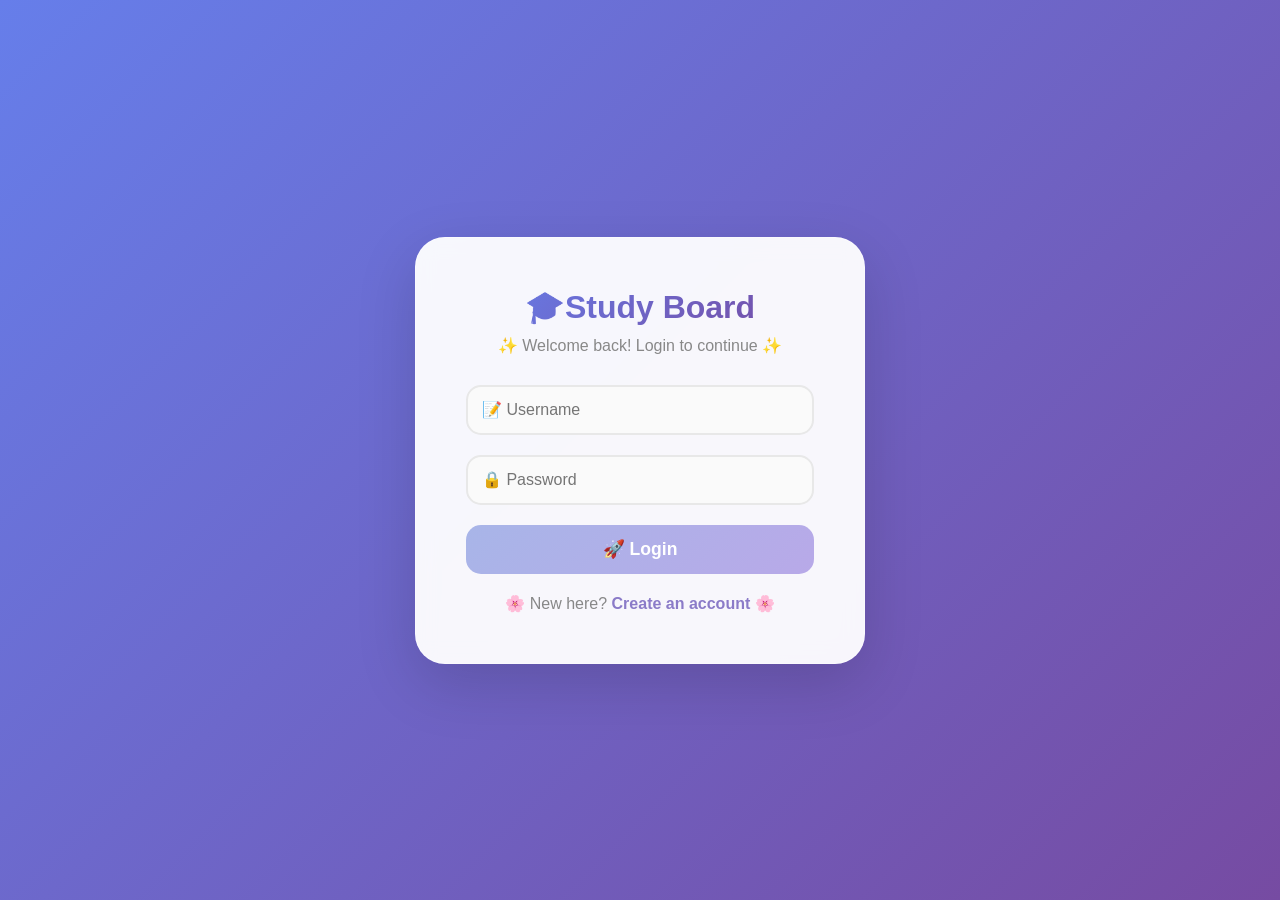
<file: index.html>
<!DOCTYPE html>
<html lang="en">
<head>
    <meta charset="UTF-8">
    <meta name="viewport" content="width=device-width, initial-scale=1.0">
    <title>Login - Smart Student Hub</title>
    <link rel="stylesheet" href="style.css">
</head>
<body>
    <div class="auth-container">
        <div class="auth-box">
            <h1>🎓Study Board </h1>
            <p class="subtitle">✨ Welcome back! Login to continue ✨</p>
            
            <div id="errorMessage" class="error-message"></div>
            
            <input type="text" id="loginUsername" class="auth-input" placeholder="📝 Username" autocomplete="off">
            <input type="password" id="loginPassword" class="auth-input" placeholder="🔒 Password">
            <button class="auth-btn" onclick="login()">🚀 Login</button>
            
            <p class="auth-link">🌸 New here? <a href="register.html">Create an account</a> 🌸</p>
        </div>
    </div>

    <script src="auth.js"></script>
    <script>
        if (localStorage.getItem('currentUser')) {
            window.location.href = 'dashboard.html';
        }

        function login() {
            const username = document.getElementById('loginUsername').value.trim();
            const password = document.getElementById('loginPassword').value;
            const errorDiv = document.getElementById('errorMessage');
            
            const users = JSON.parse(localStorage.getItem('users')) || {};
            
            if (users[username] && users[username].password === password) {
                localStorage.setItem('currentUser', username);
                window.location.href = 'dashboard.html';
            } else {
                errorDiv.style.display = 'block';
                errorDiv.textContent = '❌ Invalid username or password!';
                setTimeout(() => {
                    errorDiv.style.display = 'none';
                }, 3000);
            }
        }

        document.getElementById('loginPassword').addEventListener('keypress', function(e) {
            if (e.key === 'Enter') login();
        });
    </script>
</body>
</html>
</file>
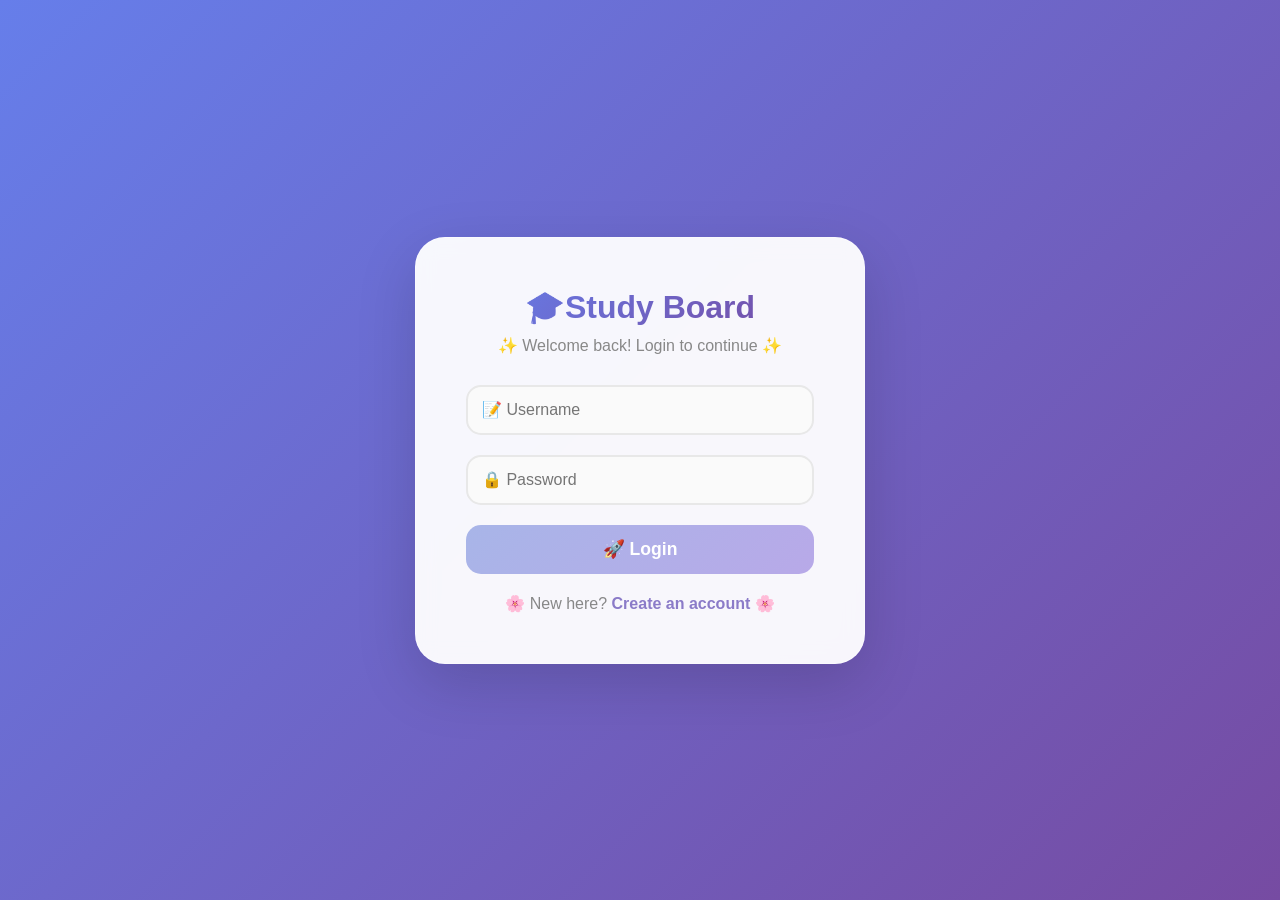
<file: dashboard.html>
<!DOCTYPE html>
<html lang="en">
<head>
    <meta charset="UTF-8">
    <meta name="viewport" content="width=device-width, initial-scale=1.0">
    <title>Dashboard - Smart Student Hub</title>
    <link rel="stylesheet" href="style.css">
</head>
<body>
    <nav class="navbar">
        <div class="nav-container">
            <div class="nav-header">
                <a href="dashboard.html" class="logo">🎓 Smart<span style="-webkit-text-fill-color: #b89fe0;">Hub</span></a>
                <div class="menu-toggle" onclick="toggleMenu()">☰</div>
            </div>
            <ul class="nav-menu" id="navMenu">
                <li><a href="dashboard.html" class="active">🏠 Home</a></li>
                <li><a href="tasks.html">✅ Tasks</a></li>
                <li><a href="grades.html">📊 Grades</a></li>
                <li><a href="timer.html">⏱️ Timer</a></li>
                <li><a href="notes.html">📝 Notes</a></li>
                <li><a href="links.html">🔗 Links</a></li>
                <li class="user-info">
                    <span class="user-name" id="userNameDisplay"></span>
                    <a href="#" onclick="logout()" class="logout-btn">🚪 Logout</a>
                </li>
            </ul>
        </div>
    </nav>

    <div class="container">
        <div class="page-header">
            <h1>🌸 Welcome back, <span id="welcomeName"></span>! 🎯</h1>
            <p>Your peaceful study companion for academic success ✨</p>
        </div>

        <div class="dashboard-grid">
            <a href="tasks.html" class="dashboard-card">
                <div class="emoji">✅</div>
                <h3>Task Manager</h3>
                <p>Organize assignments & stay on top of deadlines</p>
            </a>

            <a href="grades.html" class="dashboard-card">
                <div class="emoji">📊</div>
                <h3>Grade Calculator</h3>
                <p>Calculate weighted grades & track progress</p>
            </a>

            <a href="timer.html" class="dashboard-card">
                <div class="emoji">⏱️</div>
                <h3>Study Timer</h3>
                <p>Pomodoro technique to boost productivity</p>
            </a>

            <a href="notes.html" class="dashboard-card">
                <div class="emoji">📝</div>
                <h3>Quick Notes</h3>
                <p>Capture ideas & lecture notes instantly</p>
            </a>

            <a href="links.html" class="dashboard-card">
                <div class="emoji">🔗</div>
                <h3>Resource Library</h3>
                <p>Save important websites & study materials</p>
            </a>

            <div class="dashboard-card">
                <div class="emoji">💡</div>
                <h3>Study Tips</h3>
                <p>✨ Set specific goals<br>✨ Take regular breaks<br>✨ Review daily</p>
            </div>
        </div>
    </div>

    <script src="auth.js"></script>
    <script>
        checkAuth();
        
        const currentUser = localStorage.getItem('currentUser');
        const users = JSON.parse(localStorage.getItem('users')) || {};
        
        if (users[currentUser]) {
            document.getElementById('welcomeName').innerHTML = users[currentUser].fullname.split(' ')[0];
            document.getElementById('userNameDisplay').innerHTML = `👤 ${users[currentUser].fullname}`;
        }

        function toggleMenu() {
            document.getElementById('navMenu').classList.toggle('active');
        }
    </script>
</body>
</html>
</file>
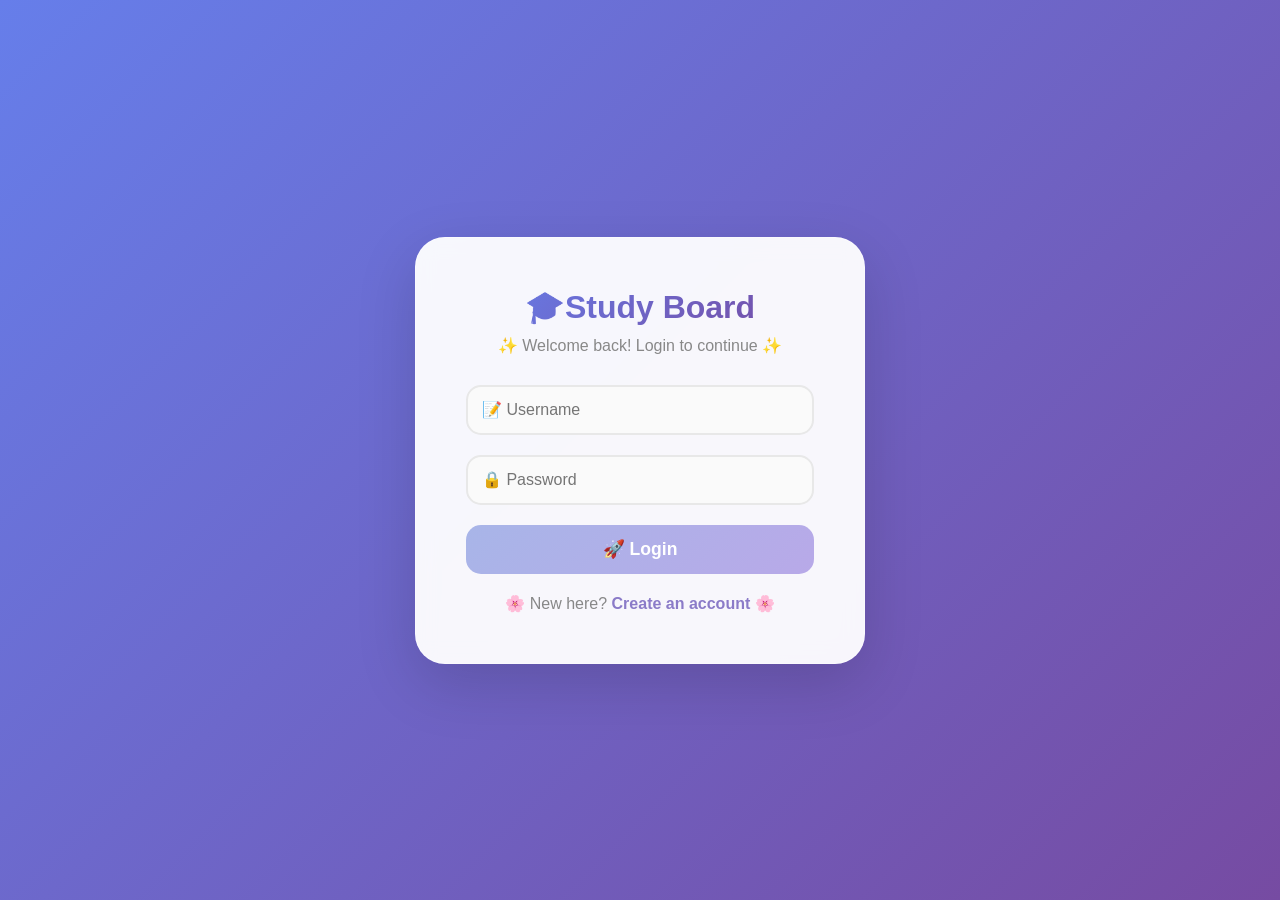
<file: grades.html>
<!DOCTYPE html>
<html lang="en">
<head>
    <meta charset="UTF-8">
    <meta name="viewport" content="width=device-width, initial-scale=1.0">
    <title>Grades - Smart Student Hub</title>
    <link rel="stylesheet" href="style.css">
</head>
<body>
    <nav class="navbar">
        <div class="nav-container">
            <div class="nav-header">
                <a href="dashboard.html" class="logo">🎓 Smart<span style="-webkit-text-fill-color: #b89fe0;">Hub</span></a>
                <div class="menu-toggle" onclick="toggleMenu()">☰</div>
            </div>
            <ul class="nav-menu" id="navMenu">
                <li><a href="dashboard.html">🏠 Home</a></li>
                <li><a href="tasks.html">✅ Tasks</a></li>
                <li><a href="grades.html" class="active">📊 Grades</a></li>
                <li><a href="timer.html">⏱️ Timer</a></li>
                <li><a href="notes.html">📝 Notes</a></li>
                <li><a href="links.html">🔗 Links</a></li>
                <li class="user-info">
                    <span class="user-name" id="userNameDisplay"></span>
                    <a href="#" onclick="logout()" class="logout-btn">🚪 Logout</a>
                </li>
            </ul>
        </div>
    </nav>

    <div class="container">
        <div class="page-header">
            <h1>📊 Grade Calculator</h1>
            <p>Track your progress and achieve your goals! 🎯</p>
        </div>

        <div class="card">
            <h2>➕ Add Assignment/Exam</h2>
            <div class="grade-input">
                <input type="number" id="gradeValue" placeholder="Grade (0-100) 📝" step="any">
                <input type="number" id="gradeWeight" placeholder="Weight (%) ⚖️" step="any">
                <button onclick="addGrade()">➕ Add Grade</button>
            </div>
        </div>

        <div class="card">
            <h2>📚 Your Grades</h2>
            <div class="grade-list" id="gradeList"></div>
            <button onclick="calculateFinalGrade()" style="width:100%; margin-bottom:10px;">✨ Calculate Final Grade ✨</button>
            <button onclick="clearGrades()" style="width:100%; background:#ffd4d4; color:#e74c3c;">🗑️ Clear All Grades</button>
            <div class="grade-result" id="gradeResult">🌸 Add some grades to see your progress! 🌸</div>
        </div>
    </div>

    <script src="auth.js"></script>
    <script>
        checkAuth();
        
        const currentUser = localStorage.getItem('currentUser');
        const users = JSON.parse(localStorage.getItem('users')) || {};
        if (users[currentUser]) {
            document.getElementById('userNameDisplay').innerHTML = `👤 ${users[currentUser].fullname}`;
        }
        
        let grades = JSON.parse(localStorage.getItem(`${currentUser}_grades`)) || [];

        function renderGrades() {
            const gradeList = document.getElementById('gradeList');
            gradeList.innerHTML = '';
            if (grades.length === 0) {
                gradeList.innerHTML = '<div style="text-align:center; color:#999; padding:20px;">🌸 No grades added yet. Add your first grade! 🌸</div>';
                return;
            }
            grades.forEach((grade, index) => {
                const div = document.createElement('div');
                div.className = 'grade-item';
                div.innerHTML = `
                    <span>📊 Score: ${grade.value}% (Weight: ${grade.weight}%)</span>
                    <button onclick="removeGrade(${index})" style="background:#ffd4d4; color:#e74c3c; border:none; padding:5px 15px; border-radius:8px; cursor:pointer;">✖ Remove</button>
                `;
                gradeList.appendChild(div);
            });
            localStorage.setItem(`${currentUser}_grades`, JSON.stringify(grades));
        }

        function addGrade() {
            const value = parseFloat(document.getElementById('gradeValue').value);
            const weight = parseFloat(document.getElementById('gradeWeight').value);
            if (isNaN(value) || isNaN(weight) || value < 0 || value > 100 || weight <= 0) {
                alert('⚠️ Please enter valid grade (0-100) and positive weight (%)');
                return;
            }
            grades.push({ value: value, weight: weight });
            document.getElementById('gradeValue').value = '';
            document.getElementById('gradeWeight').value = '';
            renderGrades();
        }

        function removeGrade(index) {
            grades.splice(index, 1);
            renderGrades();
        }

        function calculateFinalGrade() {
            if (grades.length === 0) {
                document.getElementById('gradeResult').innerHTML = '⚠️ No grades added yet!';
                return;
            }
            let totalWeight = 0;
            let weightedSum = 0;
            for (let grade of grades) {
                totalWeight += grade.weight;
                weightedSum += (grade.value * grade.weight) / 100;
            }
            if (totalWeight === 0) {
                document.getElementById('gradeResult').innerHTML = '⚠️ Total weight cannot be zero.';
                return;
            }
            const finalGrade = (weightedSum / totalWeight) * 100;
            let letter = '';
            let emoji = '';
            if (finalGrade >= 90) { letter = 'A+'; emoji = '🌟 Excellent!'; }
            else if (finalGrade >= 80) { letter = 'A'; emoji = '🎉 Great job!'; }
            else if (finalGrade >= 70) { letter = 'B'; emoji = '👍 Good work!'; }
            else if (finalGrade >= 60) { letter = 'C'; emoji = '📚 Keep going!'; }
            else if (finalGrade >= 50) { letter = 'D'; emoji = '💪 Need improvement'; }
            else { letter = 'F'; emoji = '🌱 Keep working hard!'; }
            
            document.getElementById('gradeResult').innerHTML = `
                📈 <strong>Final Grade: ${finalGrade.toFixed(2)}% (${letter})</strong><br>
                ${emoji}<br>
                📊 Based on ${totalWeight}% of total weight
            `;
        }

        function clearGrades() {
            grades = [];
            renderGrades();
            document.getElementById('gradeResult').innerHTML = '🌸 Grades cleared. Add new ones! 🌸';
        }

        function toggleMenu() {
            document.getElementById('navMenu').classList.toggle('active');
        }

        renderGrades();
    </script>
</body>
</html>
</file>
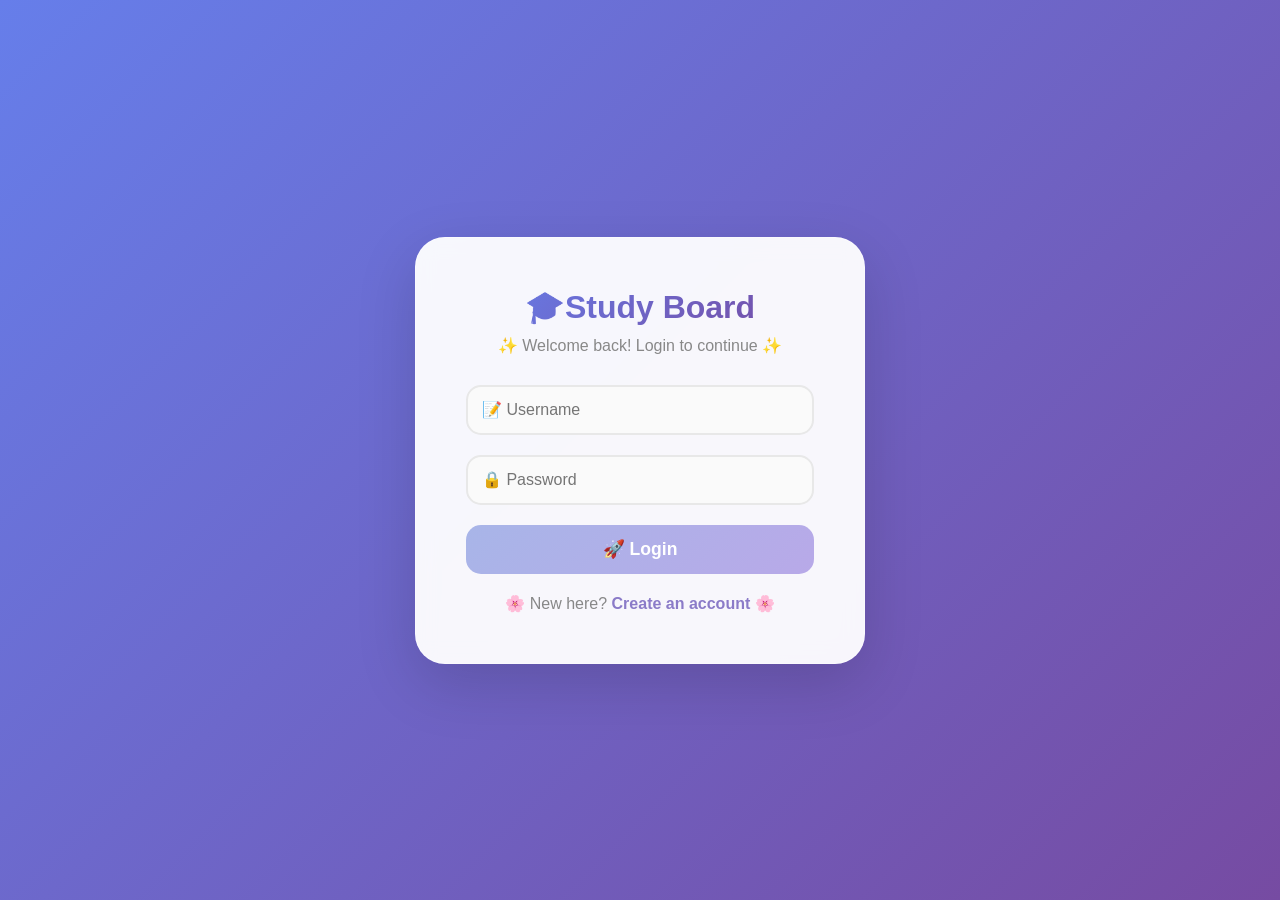
<file: links.html>
<!DOCTYPE html>
<html lang="en">
<head>
    <meta charset="UTF-8">
    <meta name="viewport" content="width=device-width, initial-scale=1.0">
    <title>Links - Smart Student Hub</title>
    <link rel="stylesheet" href="style.css">
</head>
<body>
    <nav class="navbar">
        <div class="nav-container">
            <div class="nav-header">
                <a href="dashboard.html" class="logo">🎓 Smart<span style="-webkit-text-fill-color: #b89fe0;">Hub</span></a>
                <div class="menu-toggle" onclick="toggleMenu()">☰</div>
            </div>
            <ul class="nav-menu" id="navMenu">
                <li><a href="dashboard.html">🏠 Home</a></li>
                <li><a href="tasks.html">✅ Tasks</a></li>
                <li><a href="grades.html">📊 Grades</a></li>
                <li><a href="timer.html">⏱️ Timer</a></li>
                <li><a href="notes.html">📝 Notes</a></li>
                <li><a href="links.html" class="active">🔗 Links</a></li>
                <li class="user-info">
                    <span class="user-name" id="userNameDisplay"></span>
                    <a href="#" onclick="logout()" class="logout-btn">🚪 Logout</a>
                </li>
            </ul>
        </div>
    </nav>

    <div class="container">
        <div class="page-header">
            <h1>🔗 Resource Library</h1>
            <p>Your favorite study resources, all in one place 📚</p>
        </div>

        <div class="card">
            <h2>⭐ Saved Links</h2>
            <div class="links-list" id="linksList"></div>
            <div class="link-input-group">
                <input type="text" id="newLinkName" placeholder="📚 Site name (e.g., Khan Academy)">
                <input type="text" id="newLinkUrl" placeholder="🔗 URL (e.g., khanacademy.org)">
                <button onclick="addLink()">➕ Add Link</button>
            </div>
        </div>

        <div class="card">
            <h2>🎓 Recommended Resources</h2>
            <ul style="margin-left: 20px; color: #777; line-height: 1.8;">
                <li>📚 Khan Academy - Free courses</li>
                <li>📚 Coursera - Online learning</li>
                <li>📚 Google Scholar - Research papers</li>
                <li>📚 Quizlet - Flashcards</li>
                <li>📚 Grammarly - Writing assistant</li>
                <li>📚 Duolingo - Language learning</li>
            </ul>
        </div>
    </div>

    <script src="auth.js"></script>
    <script>
        checkAuth();
        
        const currentUser = localStorage.getItem('currentUser');
        const users = JSON.parse(localStorage.getItem('users')) || {};
        if (users[currentUser]) {
            document.getElementById('userNameDisplay').innerHTML = `👤 ${users[currentUser].fullname}`;
        }
        
        let links = JSON.parse(localStorage.getItem(`${currentUser}_usefulLinks`)) || [];

        function renderLinks() {
            const linksContainer = document.getElementById('linksList');
            linksContainer.innerHTML = '';
            if (links.length === 0) {
                linksContainer.innerHTML = '<div style="text-align:center; color:#999; padding:20px;">🌸 No saved links yet. Add your first resource! 🌸</div>';
                return;
            }
            links.forEach((link, index) => {
                const div = document.createElement('div');
                div.className = 'link-item';
                div.innerHTML = `
                    <a href="${escapeHtml(link.url)}" target="_blank">🔗 ${escapeHtml(link.name)}</a>
                    <button onclick="deleteLink(${index})" style="background:#ffd4d4; color:#e74c3c; border:none; padding:5px 15px; border-radius:8px; cursor:pointer;">🗑️ Delete</button>
                `;
                linksContainer.appendChild(div);
            });
            localStorage.setItem(`${currentUser}_usefulLinks`, JSON.stringify(links));
        }

        function addLink() {
            const name = document.getElementById('newLinkName').value.trim();
            let url = document.getElementById('newLinkUrl').value.trim();
            if (!name || !url) {
                alert('⚠️ Please enter both site name and URL');
                return;
            }
            if (!url.startsWith('http://') && !url.startsWith('https://')) {
                url = 'https://' + url;
            }
            links.push({ name: name, url: url });
            document.getElementById('newLinkName').value = '';
            document.getElementById('newLinkUrl').value = '';
            renderLinks();
        }

        function deleteLink(index) {
            links.splice(index, 1);
            renderLinks();
        }

        function escapeHtml(str) {
            const div = document.createElement('div');
            div.appendChild(document.createTextNode(str));
            return div.innerHTML;
        }

        function toggleMenu() {
            document.getElementById('navMenu').classList.toggle('active');
        }

        renderLinks();
    </script>
</body>
</html>
</file>
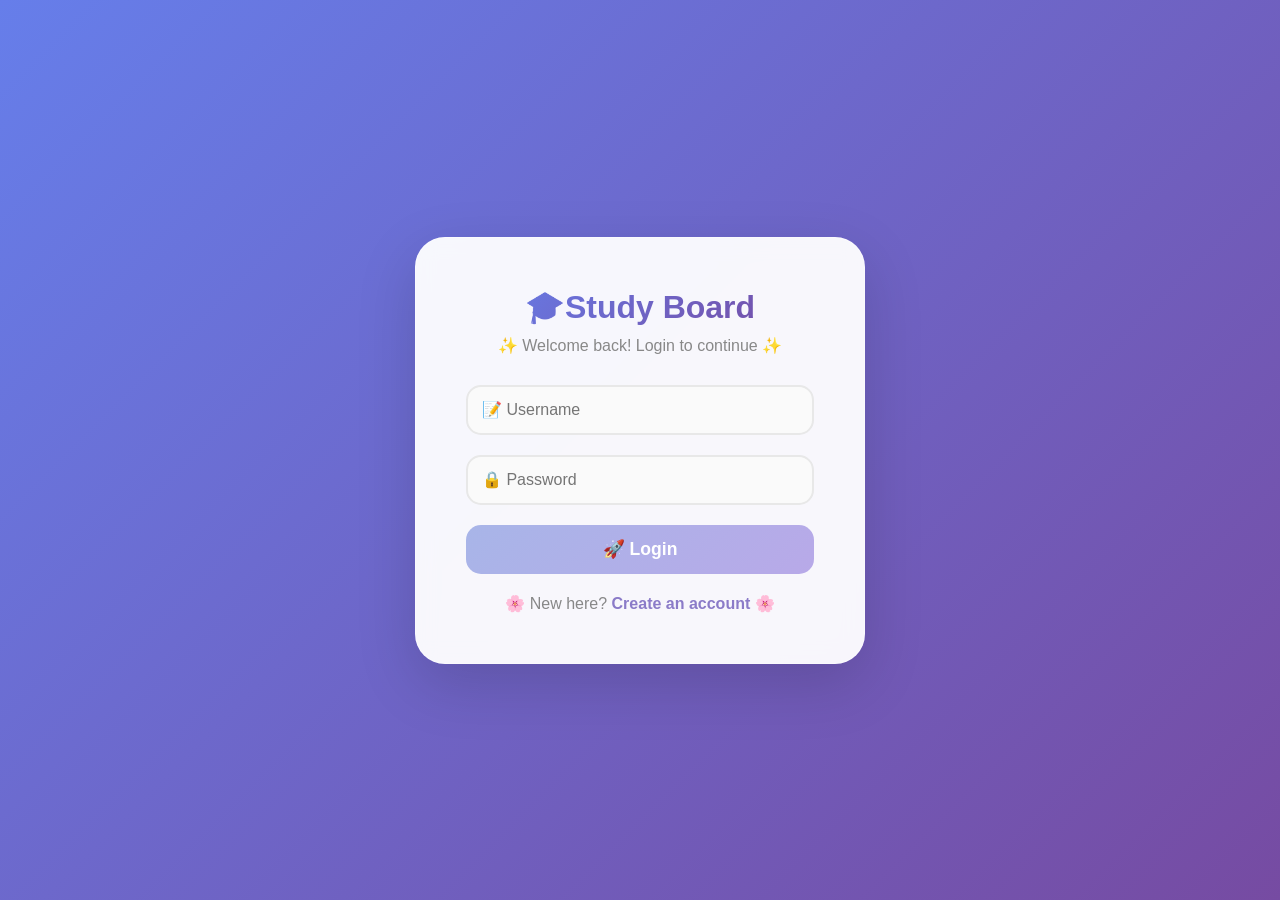
<file: notes.html>
<!DOCTYPE html>
<html lang="en">
<head>
    <meta charset="UTF-8">
    <meta name="viewport" content="width=device-width, initial-scale=1.0">
    <title>Notes - Smart Student Hub</title>
    <link rel="stylesheet" href="style.css">
</head>
<body>
    <nav class="navbar">
        <div class="nav-container">
            <div class="nav-header">
                <a href="dashboard.html" class="logo">🎓 Smart<span style="-webkit-text-fill-color: #b89fe0;">Hub</span></a>
                <div class="menu-toggle" onclick="toggleMenu()">☰</div>
            </div>
            <ul class="nav-menu" id="navMenu">
                <li><a href="dashboard.html">🏠 Home</a></li>
                <li><a href="tasks.html">✅ Tasks</a></li>
                <li><a href="grades.html">📊 Grades</a></li>
                <li><a href="timer.html">⏱️ Timer</a></li>
                <li><a href="notes.html" class="active">📝 Notes</a></li>
                <li><a href="links.html">🔗 Links</a></li>
                <li class="user-info">
                    <span class="user-name" id="userNameDisplay"></span>
                    <a href="#" onclick="logout()" class="logout-btn">🚪 Logout</a>
                </li>
            </ul>
        </div>
    </nav>

    <div class="container">
        <div class="page-header">
            <h1>📝Study Notes</h1>
            <p>Your notes save automatically! ✨</p>
        </div>

        <div class="card">
            <textarea id="notesArea" style="width:100%; min-height:400px; padding:15px; border-radius:15px; border:2px solid #e0e0e0; font-size:16px;"></textarea>
            <p style="margin-top:10px; color:#51cf66; text-align:center;">💾 Notes save automatically as you type!</p>
        </div>
    </div>

    <script src="auth.js"></script>
    <script>
        checkAuth();
        
        const currentUser = localStorage.getItem('currentUser');
        const users = JSON.parse(localStorage.getItem('users')) || {};
        
        if (users[currentUser]) {
            document.getElementById('userNameDisplay').innerHTML = `👤 ${users[currentUser].fullname}`;
        }
        
        const textarea = document.getElementById('notesArea');
        <!DOCTYPE html>
<html lang="en">
<head>
    <meta charset="UTF-8">
    <meta name="viewport" content="width=device-width, initial-scale=1.0">
    <title>Notes - Smart Student Hub</title>
    <link rel="stylesheet" href="style.css">
</head>
<body>
    <nav class="navbar">
        <div class="nav-container">
            <div class="nav-header">
                <a href="dashboard.html" class="logo">🎓 Smart<span style="-webkit-text-fill-color: #b89fe0;">Hub</span></a>
                <div class="menu-toggle" onclick="toggleMenu()">☰</div>
            </div>
            <ul class="nav-menu" id="navMenu">
                <li><a href="dashboard.html">🏠 Home</a></li>
                <li><a href="tasks.html">✅ Tasks</a></li>
                <li><a href="grades.html">📊 Grades</a></li>
                <li><a href="timer.html">⏱️ Timer</a></li>
                <li><a href="notes.html" class="active">📝 Notes</a></li>
                <li><a href="links.html">🔗 Links</a></li>
                <li class="user-info">
                    <span class="user-name" id="userNameDisplay"></span>
                    <a href="#" onclick="logout()" class="logout-btn">🚪 Logout</a>
                </li>
            </ul>
        </div>
    </nav>

    <div class="container">
        <div class="page-header">
            <h1>📝 Quick Notes</h1>
            <p>Your ideas, safely stored ✨</p>
        </div>

        <div class="card">
            <textarea class="notes-area" id="notesArea" placeholder="📝 Write your notes here... 

Examples:
• Lecture notes
• Study reminders
• Assignment ideas
• Important formulas
• To-do lists

🌸 Your notes save automatically! 🌸"></textarea>
        </div>

        <div class="card">
            <h2>📌 Note-taking Tips</h2>
            <ul style="margin-left: 20px; color: #777; line-height: 1.8;">
                <li>✨ Use bullet points for clarity</li>
                <li>✨ Highlight key concepts</li>
                <li>✨ Review notes within 24 hours</li>
                <li>✨ Summarize in your own words</li>
                <li>✨ Add emojis to make notes fun! 🎨</li>
            </ul>
        </div>
    </div>

    <script src="auth.js"></script>
    <script>
        checkAuth();
        
        const currentUser = localStorage.getItem('currentUser');
        const users = JSON.parse(localStorage.getItem('users')) || {};
        if (users[currentUser]) {
            document.getElementById('userNameDisplay').innerHTML = `👤 ${users[currentUser].fullname}`;
        }
        
        function loadNotes() {
            const savedNotes = localStorage.getItem(`${currentUser}_studentNotes`);
            if (savedNotes) {
                document.getElementById('notesArea').value = savedNotes;
            }
            document.getElementById('notesArea').addEventListener('input', function() {
                localStorage.setItem(`${currentUser}_studentNotes`, this.value);
            });
        }

        function toggleMenu() {
            document.getElementById('navMenu').classList.toggle('active');
        }

        loadNotes();
    </script>
</body>
</html>
        // Load saved notes
        const savedNotes = localStorage.getItem(`${currentUser}_notes`);
        if (savedNotes) {
            textarea.value = savedNotes;
        } else {
            textarea.value = "📚 NM Project Notes\nDeadline: 24 April 2026\n\n• Complete documentation\n• Working demo\n• Presentation slides";
        }
        
        // Auto-save on input
        textarea.addEventListener('input', function() {
            localStorage.setItem(`${currentUser}_notes`, textarea.value);
        });
        
        function toggleMenu() {
            document.getElementById('navMenu').classList.toggle('active');
        }
    </script>
</body>
</html>
</file>
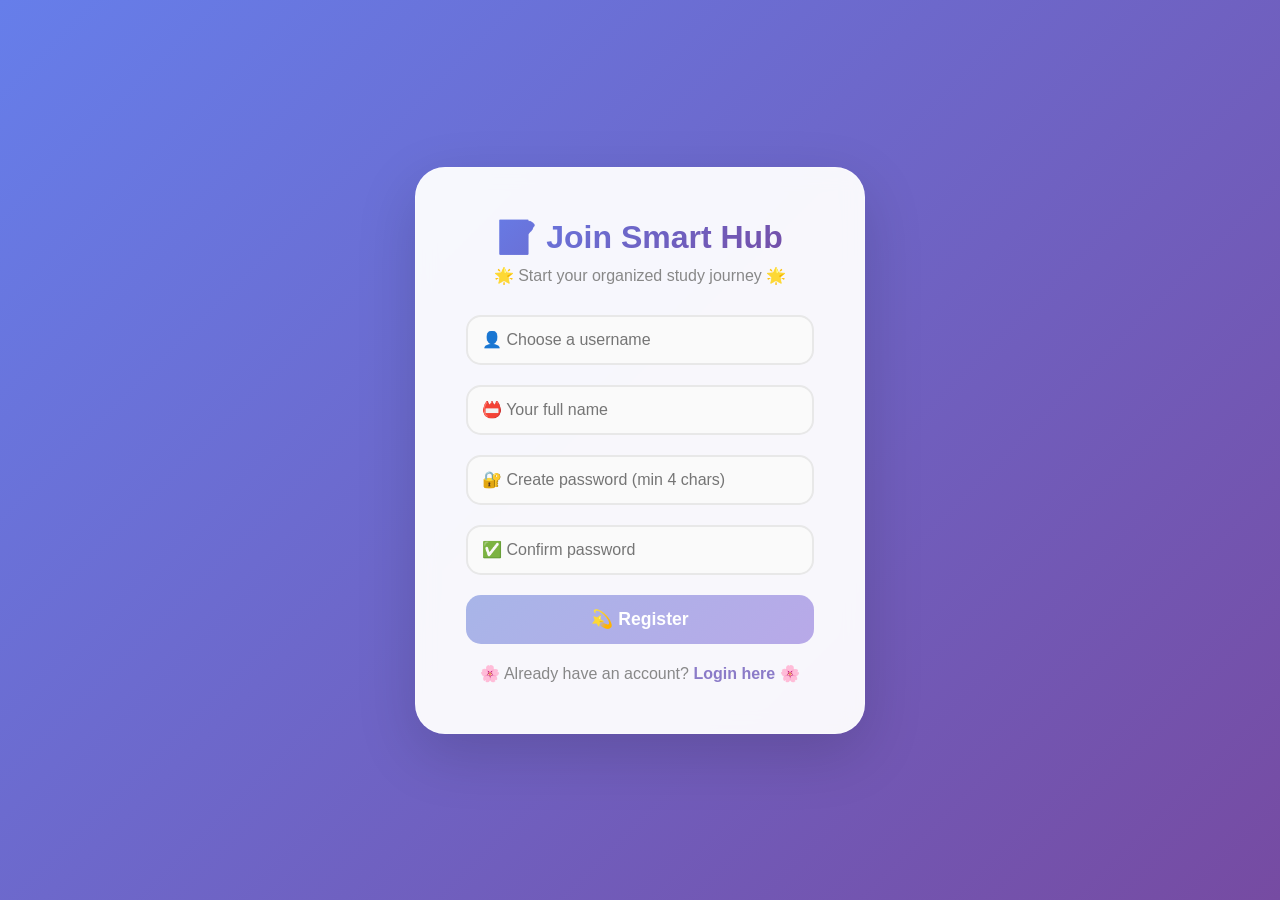
<file: register.html>
<!DOCTYPE html>
<html lang="en">
<head>
    <meta charset="UTF-8">
    <meta name="viewport" content="width=device-width, initial-scale=1.0">
    <title>Register - Smart Student Hub</title>
    <link rel="stylesheet" href="style.css">
</head>
<body>
    <div class="auth-container">
        <div class="auth-box">
            <h1>📝 Join Smart Hub</h1>
            <p class="subtitle">🌟 Start your organized study journey 🌟</p>
            
            <div id="errorMessage" class="error-message"></div>
            <div id="successMessage" class="success-message"></div>
            
            <input type="text" id="regUsername" class="auth-input" placeholder="👤 Choose a username" autocomplete="off">
            <input type="text" id="regFullname" class="auth-input" placeholder="📛 Your full name">
            <input type="password" id="regPassword" class="auth-input" placeholder="🔐 Create password (min 4 chars)">
            <input type="password" id="regConfirmPassword" class="auth-input" placeholder="✅ Confirm password">
            <button class="auth-btn" onclick="register()">💫 Register</button>
            
            <p class="auth-link">🌸 Already have an account? <a href="index.html">Login here</a> 🌸</p>
        </div>
    </div>

    <script src="auth.js"></script>
    <script>
        if (localStorage.getItem('currentUser')) {
            window.location.href = 'dashboard.html';
        }

        function register() {
            const username = document.getElementById('regUsername').value.trim();
            const fullname = document.getElementById('regFullname').value.trim();
            const password = document.getElementById('regPassword').value;
            const confirmPassword = document.getElementById('regConfirmPassword').value;
            const errorDiv = document.getElementById('errorMessage');
            const successDiv = document.getElementById('successMessage');
            
            if (!username || !fullname || !password) {
                errorDiv.style.display = 'block';
                errorDiv.textContent = '⚠️ Please fill in all fields!';
                setTimeout(() => errorDiv.style.display = 'none', 3000);
                return;
            }
            
            if (password !== confirmPassword) {
                errorDiv.style.display = 'block';
                errorDiv.textContent = '❌ Passwords do not match!';
                setTimeout(() => errorDiv.style.display = 'none', 3000);
                return;
            }
            
            if (password.length < 4) {
                errorDiv.style.display = 'block';
                errorDiv.textContent = '⚠️ Password must be at least 4 characters!';
                setTimeout(() => errorDiv.style.display = 'none', 3000);
                return;
            }
            
            const users = JSON.parse(localStorage.getItem('users')) || {};
            
            if (users[username]) {
                errorDiv.style.display = 'block';
                errorDiv.textContent = '❌ Username already exists! Please choose another.';
                setTimeout(() => errorDiv.style.display = 'none', 3000);
                return;
            }
            
            users[username] = {
                password: password,
                fullname: fullname,
                joined: new Date().toISOString()
            };
            
            localStorage.setItem('users', JSON.stringify(users));
            
            successDiv.style.display = 'block';
            successDiv.textContent = '✅ Registration successful! Redirecting to login...';
            
            setTimeout(() => {
                window.location.href = 'index.html';
            }, 2000);
        }
    </script>
</body>
</html>
</file>
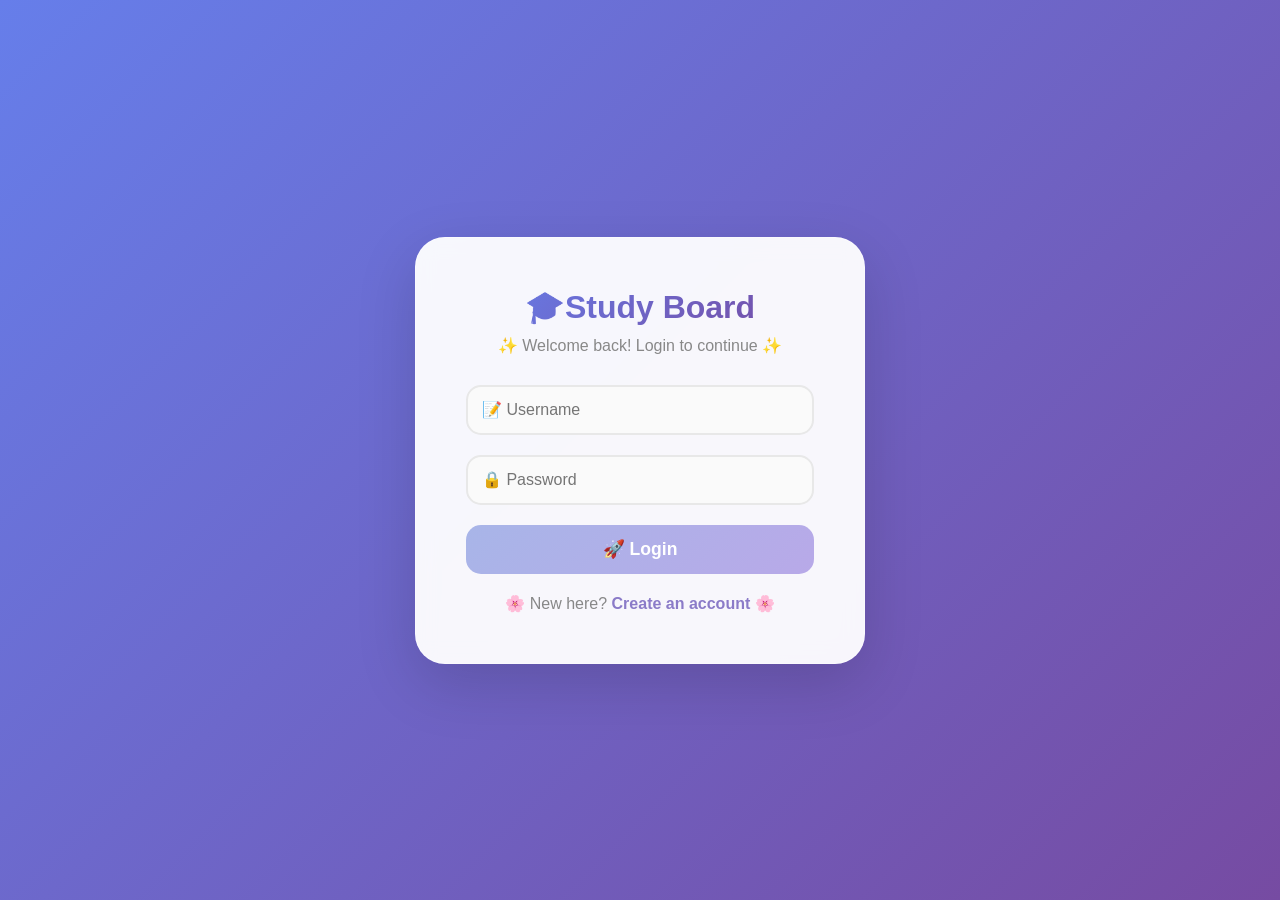
<file: tasks.html>
<!DOCTYPE html>
<html lang="en">
<head>
    <meta charset="UTF-8">
    <meta name="viewport" content="width=device-width, initial-scale=1.0">
    <title>Tasks - Smart Student Hub</title>
    <link rel="stylesheet" href="style.css">
</head>
<body>
    <nav class="navbar">
        <div class="nav-container">
            <div class="nav-header">
                <a href="dashboard.html" class="logo">🎓 Smart<span style="-webkit-text-fill-color: #b89fe0;">Hub</span></a>
                <div class="menu-toggle" onclick="toggleMenu()">☰</div>
            </div>
            <ul class="nav-menu" id="navMenu">
                <li><a href="dashboard.html">🏠 Home</a></li>
                <li><a href="tasks.html" class="active">✅ Tasks</a></li>
                <li><a href="grades.html">📊 Grades</a></li>
                <li><a href="timer.html">⏱️ Timer</a></li>
                <li><a href="notes.html">📝 Notes</a></li>
                <li><a href="links.html">🔗 Links</a></li>
                <li class="user-info">
                    <span class="user-name" id="userNameDisplay"></span>
                    <a href="#" onclick="logout()" class="logout-btn">🚪 Logout</a>
                </li>
            </ul>
        </div>
    </nav>

    <div class="container">
        <div class="page-header">
            <h1>✅ Task Manager</h1>
            <p>Stay organized and crush your goals! 🎯</p>
        </div>

        <div class="card">
            <h2>✨ Add New Task</h2>
            <div class="task-input-area">
                <input type="text" id="taskInput" placeholder="What do you need to do? 📝" onkeypress="if(event.key==='Enter') addTask()">
                <button onclick="addTask()">➕ Add Task</button>
            </div>
        </div>

        <div class="card">
            <h2>📋 Your Tasks</h2>
            <ul class="task-list" id="taskList"></ul>
        </div>
    </div>

    <script src="auth.js"></script>
    <script>
        checkAuth();
        
        const currentUser = localStorage.getItem('currentUser');
        const users = JSON.parse(localStorage.getItem('users')) || {};
        if (users[currentUser]) {
            document.getElementById('userNameDisplay').innerHTML = `👤 ${users[currentUser].fullname}`;
        }
        
        let tasks = JSON.parse(localStorage.getItem(`${currentUser}_tasks`)) || [];

        function renderTasks() {
            const taskList = document.getElementById('taskList');
            taskList.innerHTML = '';
            if (tasks.length === 0) {
                taskList.innerHTML = '<li style="text-align:center; color:#999;">🌸 No tasks yet. Add your first task above! 🌸</li>';
                return;
            }
            tasks.forEach((task, index) => {
                const li = document.createElement('li');
                li.className = task.completed ? 'completed' : '';
                li.innerHTML = `
                    <span class="task-text" onclick="toggleTask(${index})">${task.completed ? '✅ ' : '◻️ '}${escapeHtml(task.text)}</span>
                    <button class="delete-btn" onclick="deleteTask(${index})">🗑️ Delete</button>
                `;
                taskList.appendChild(li);
            });
            localStorage.setItem(`${currentUser}_tasks`, JSON.stringify(tasks));
        }

        function addTask() {
            const input = document.getElementById('taskInput');
            const text = input.value.trim();
            if (text) {
                tasks.push({ text: text, completed: false });
                input.value = '';
                renderTasks();
            }
        }

        function toggleTask(index) {
            tasks[index].completed = !tasks[index].completed;
            renderTasks();
        }

        function deleteTask(index) {
            tasks.splice(index, 1);
            renderTasks();
        }

        function escapeHtml(str) {
            const div = document.createElement('div');
            div.appendChild(document.createTextNode(str));
            return div.innerHTML;
        }

        function toggleMenu() {
            document.getElementById('navMenu').classList.toggle('active');
        }

        renderTasks();
    </script>
</body>
</html>
</file>
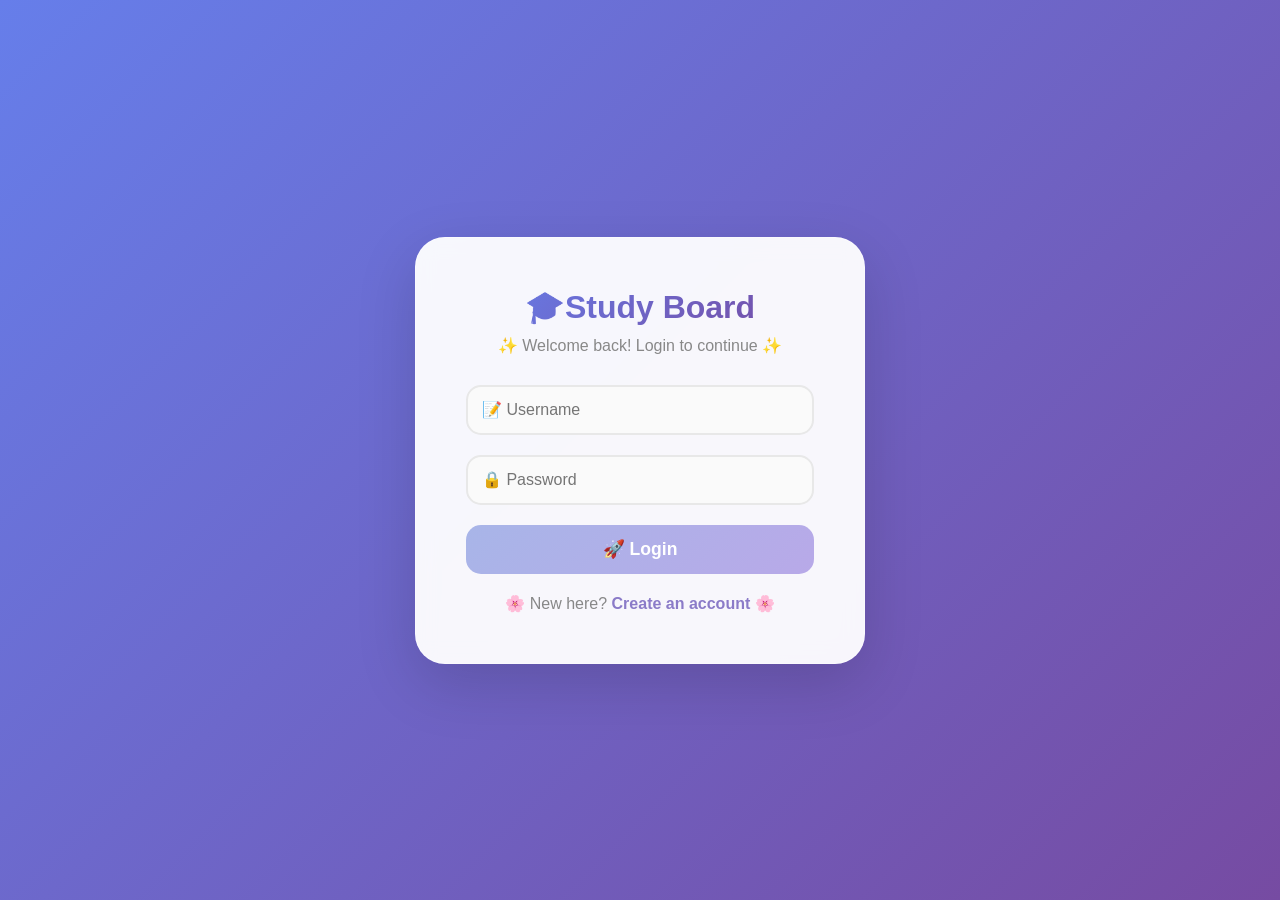
<file: timer.html>
<!DOCTYPE html>
<html lang="en">
<head>
    <meta charset="UTF-8">
    <meta name="viewport" content="width=device-width, initial-scale=1.0">
    <title>Timer - Smart Student Hub</title>
    <link rel="stylesheet" href="style.css">
</head>
<body>
    <nav class="navbar">
        <div class="nav-container">
            <div class="nav-header">
                <a href="dashboard.html" class="logo">🎓 Smart<span style="-webkit-text-fill-color: #b89fe0;">Hub</span></a>
                <div class="menu-toggle" onclick="toggleMenu()">☰</div>
            </div>
            <ul class="nav-menu" id="navMenu">
                <li><a href="dashboard.html">🏠 Home</a></li>
                <li><a href="tasks.html">✅ Tasks</a></li>
                <li><a href="grades.html">📊 Grades</a></li>
                <li><a href="timer.html" class="active">⏱️ Timer</a></li>
                <li><a href="notes.html">📝 Notes</a></li>
                <li><a href="links.html">🔗 Links</a></li>
                <li class="user-info">
                    <span class="user-name" id="userNameDisplay"></span>
                    <a href="#" onclick="logout()" class="logout-btn">🚪 Logout</a>
                </li>
            </ul>
        </div>
    </nav>

    <div class="container">
        <div class="page-header">
            <h1>⏱️ Study Timer</h1>
            <p>Focus, study, succeed! 🎯</p>
        </div>

        <div class="card">
            <div class="timer-display" id="timerDisplay">25:00</div>
            <div class="timer-controls">
                <button onclick="startTimer()">▶ Start</button>
                <button onclick="pauseTimer()">⏸ Pause</button>
                <button onclick="resetTimer()">🔄 Reset</button>
            </div>
            <div class="timer-presets">
                <button class="preset-btn" onclick="setTimerPreset(25)">📚 25 min (Study)</button>
                <button class="preset-btn" onclick="setTimerPreset(5)">☕ 5 min (Break)</button>
                <button class="preset-btn" onclick="setTimerPreset(15)">🎯 15 min (Quick)</button>
                <button class="preset-btn" onclick="setTimerPreset(50)">💪 50 min (Deep Work)</button>
            </div>
        </div>

        <div class="card">
            <h2>💡 Study Tips</h2>
            <ul style="margin-left: 20px; color: #777; line-height: 1.8;">
                <li>🌸 Study for 25 minutes, then take a 5-minute break</li>
                <li>🌸 After 4 study sessions, take a longer 15-30 minute break</li>
                <li>🌸 Remove distractions during focus time</li>
                <li>🌸 Stay hydrated and stretch during breaks</li>
                <li>🌸 Use this timer with the Pomodoro Technique!</li>
            </ul>
        </div>
    </div>

    <script src="auth.js"></script>
    <script>
        checkAuth();
        
        const currentUser = localStorage.getItem('currentUser');
        const users = JSON.parse(localStorage.getItem('users')) || {};
        if (users[currentUser]) {
            document.getElementById('userNameDisplay').innerHTML = `👤 ${users[currentUser].fullname}`;
        }
        
        let timerInterval;
        let timerSeconds = 25 * 60;
        let isRunning = false;

        function updateTimerDisplay() {
            const minutes = Math.floor(timerSeconds / 60);
            const seconds = timerSeconds % 60;
            document.getElementById('timerDisplay').innerText = `${minutes.toString().padStart(2, '0')}:${seconds.toString().padStart(2, '0')}`;
        }

        function startTimer() {
            if (isRunning) return;
            isRunning = true;
            timerInterval = setInterval(() => {
                if (timerSeconds > 0) {
                    timerSeconds--;
                    updateTimerDisplay();
                } else {
                    clearInterval(timerInterval);
                    isRunning = false;
                    alert('🎉 Time is up! Great job studying! Take a well-deserved break. 🌸');
                }
            }, 1000);
        }

        function pauseTimer() {
            clearInterval(timerInterval);
            isRunning = false;
        }

        function resetTimer() {
            clearInterval(timerInterval);
            isRunning = false;
            setTimerPreset(25);
        }

        function setTimerPreset(minutes) {
            timerSeconds = minutes * 60;
            updateTimerDisplay();
            if (isRunning) {
                clearInterval(timerInterval);
                isRunning = false;
            }
        }

        function toggleMenu() {
            document.getElementById('navMenu').classList.toggle('active');
        }

        updateTimerDisplay();
    </script>
</body>
</html>
</file>
<file: style.css>
* {
    margin: 0;
    padding: 0;
    box-sizing: border-box;
    font-family: 'Segoe UI', Tahoma, Geneva, Verdana, sans-serif;
}

body {
    background: linear-gradient(135deg, #f5f7fa 0%, #c3cfe2 100%);
    min-height: 100vh;
}

/* Auth Container */
.auth-container {
    min-height: 100vh;
    display: flex;
    align-items: center;
    justify-content: center;
    padding: 20px;
    background: linear-gradient(135deg, #667eea 0%, #764ba2 100%);
}

.auth-box {
    background: rgba(255, 255, 255, 0.95);
    backdrop-filter: blur(10px);
    border-radius: 30px;
    padding: 50px;
    width: 100%;
    max-width: 450px;
    box-shadow: 0 20px 60px rgba(0,0,0,0.15);
    border: 1px solid rgba(255,255,255,0.3);
}

.auth-box h1 {
    background: linear-gradient(135deg, #667eea, #764ba2);
    -webkit-background-clip: text;
    -webkit-text-fill-color: transparent;
    text-align: center;
    margin-bottom: 10px;
    font-size: 2rem;
}

.auth-box .subtitle {
    text-align: center;
    color: #888;
    margin-bottom: 30px;
}

.auth-input {
    width: 100%;
    padding: 14px;
    margin-bottom: 20px;
    border: 2px solid #e8e8e8;
    border-radius: 15px;
    font-size: 1rem;
    transition: all 0.3s;
    background: #fafafa;
}

.auth-input:focus {
    outline: none;
    border-color: #a8b5e8;
    background: white;
    box-shadow: 0 0 0 3px rgba(102, 126, 234, 0.1);
}

.auth-btn {
    width: 100%;
    background: linear-gradient(135deg, #a8b5e8, #b8a9e8);
    color: white;
    padding: 14px;
    border: none;
    border-radius: 15px;
    font-size: 1.1rem;
    cursor: pointer;
    margin-bottom: 20px;
    transition: transform 0.2s;
    font-weight: 600;
}

.auth-btn:hover {
    transform: translateY(-2px);
    background: linear-gradient(135deg, #95a5e0, #aa98e0);
}

.auth-link {
    text-align: center;
    color: #888;
}

.auth-link a {
    color: #8b7bc8;
    text-decoration: none;
    font-weight: 600;
}

.error-message {
    background: #ffe0e0;
    color: #e74c3c;
    padding: 12px;
    border-radius: 12px;
    margin-bottom: 20px;
    text-align: center;
    display: none;
    border-left: 4px solid #e74c3c;
}

.success-message {
    background: #e0ffe4;
    color: #27ae60;
    padding: 12px;
    border-radius: 12px;
    margin-bottom: 20px;
    text-align: center;
    display: none;
    border-left: 4px solid #27ae60;
}

/* Navigation Bar */
.navbar {
    background: rgba(255, 255, 255, 0.95);
    backdrop-filter: blur(10px);
    box-shadow: 0 4px 20px rgba(0,0,0,0.08);
    position: sticky;
    top: 0;
    z-index: 1000;
}

.nav-container {
    max-width: 1200px;
    margin: 0 auto;
    padding: 0 20px;
}

.nav-header {
    display: flex;
    justify-content: space-between;
    align-items: center;
    padding: 15px 0;
}

.logo {
    font-size: 1.5rem;
    font-weight: bold;
    background: linear-gradient(135deg, #8b9fe0, #b89fe0);
    -webkit-background-clip: text;
    -webkit-text-fill-color: transparent;
    text-decoration: none;
}

.nav-menu {
    display: flex;
    list-style: none;
    gap: 5px;
    align-items: center;
}

.nav-menu li a {
    padding: 10px 20px;
    text-decoration: none;
    color: #555;
    border-radius: 12px;
    transition: all 0.3s;
    display: block;
    font-weight: 500;
}

.nav-menu li a:hover {
    background: #f0f0f8;
    color: #8b7bc8;
}

.nav-menu li a.active {
    background: linear-gradient(135deg, #e8ebf8, #f0e8f8);
    color: #8b7bc8;
    font-weight: 600;
}

.user-info {
    display: flex;
    align-items: center;
    gap: 15px;
    margin-left: 20px;
    padding-left: 20px;
    border-left: 2px solid #e8e8e8;
}

.user-name {
    color: #8b7bc8;
    font-weight: 600;
    background: #f0e8ff;
    padding: 6px 12px;
    border-radius: 20px;
    font-size: 0.9rem;
}

.logout-btn {
    background: #ffcdcd;
    color: #e74c3c;
    padding: 8px 16px;
    border-radius: 12px;
    text-decoration: none;
    transition: all 0.3s;
    font-weight: 500;
}

.logout-btn:hover {
    background: #ffb8b8;
    transform: translateY(-1px);
}

.menu-toggle {
    display: none;
    font-size: 1.8rem;
    cursor: pointer;
    color: #8b7bc8;
}

/* Main Container */
.container {
    max-width: 1200px;
    margin: 30px auto;
    padding: 0 20px;
}

.page-header {
    background: rgba(255, 255, 255, 0.9);
    backdrop-filter: blur(10px);
    border-radius: 30px;
    padding: 35px;
    margin-bottom: 30px;
    text-align: center;
    box-shadow: 0 8px 25px rgba(0,0,0,0.05);
    border: 1px solid rgba(255,255,255,0.5);
}

.page-header h1 {
    background: linear-gradient(135deg, #8b9fe0, #b89fe0);
    -webkit-background-clip: text;
    -webkit-text-fill-color: transparent;
    font-size: 2rem;
    margin-bottom: 10px;
}

.page-header p {
    color: #888;
}

/* Cards */
.card {
    background: rgba(255, 255, 255, 0.95);
    backdrop-filter: blur(5px);
    border-radius: 25px;
    padding: 30px;
    box-shadow: 0 8px 25px rgba(0,0,0,0.05);
    margin-bottom: 25px;
    border: 1px solid rgba(255,255,255,0.6);
    transition: transform 0.2s;
}

.card:hover {
    transform: translateY(-3px);
}

.card h2 {
    background: linear-gradient(135deg, #8b9fe0, #b89fe0);
    -webkit-background-clip: text;
    -webkit-text-fill-color: transparent;
    margin-bottom: 20px;
    border-left: 4px solid #b89fe0;
    padding-left: 15px;
}

/* Dashboard Grid */
.dashboard-grid {
    display: grid;
    grid-template-columns: repeat(auto-fit, minmax(300px, 1fr));
    gap: 25px;
}

.dashboard-card {
    background: rgba(255, 255, 255, 0.95);
    backdrop-filter: blur(5px);
    border-radius: 25px;
    padding: 30px;
    text-align: center;
    transition: all 0.3s;
    cursor: pointer;
    text-decoration: none;
    color: inherit;
    display: block;
    border: 1px solid rgba(255,255,255,0.6);
}

.dashboard-card:hover {
    transform: translateY(-8px);
    box-shadow: 0 15px 35px rgba(0,0,0,0.1);
    background: white;
}

.dashboard-card .emoji {
    font-size: 3.5rem;
    margin-bottom: 15px;
}

.dashboard-card h3 {
    color: #8b7bc8;
    margin-bottom: 10px;
    font-size: 1.3rem;
}

.dashboard-card p {
    color: #999;
    font-size: 0.9rem;
}

/* Task Manager */
.task-input-area {
    display: flex;
    gap: 12px;
    margin-bottom: 25px;
}

.task-input-area input {
    flex: 1;
    padding: 14px;
    border: 2px solid #f0e8f0;
    border-radius: 15px;
    font-size: 1rem;
    transition: all 0.3s;
    background: #fefefe;
}

.task-input-area input:focus {
    outline: none;
    border-color: #c8b8e8;
    box-shadow: 0 0 0 3px rgba(200, 184, 232, 0.1);
}

button {
    background: linear-gradient(135deg, #c8b8e8, #b8a8d8);
    color: white;
    border: none;
    padding: 12px 28px;
    border-radius: 15px;
    cursor: pointer;
    transition: all 0.3s;
    font-size: 1rem;
    font-weight: 500;
}

button:hover {
    transform: translateY(-2px);
    background: linear-gradient(135deg, #b8a8d8, #a898c8);
}

.task-list {
    list-style: none;
    max-height: 400px;
    overflow-y: auto;
}

.task-list li {
    background: #faf8ff;
    margin: 12px 0;
    padding: 14px;
    border-radius: 15px;
    display: flex;
    justify-content: space-between;
    align-items: center;
    transition: all 0.2s;
    border: 1px solid #f0e8f0;
}

.task-list li:hover {
    background: #f5f0ff;
}

.task-list li.completed {
    opacity: 0.6;
    text-decoration: line-through;
    background: #f0f0f0;
}

.task-text {
    cursor: pointer;
    flex: 1;
    color: #555;
}

.delete-btn {
    background: #ffd4d4;
    color: #e74c3c;
    padding: 6px 18px;
}

.delete-btn:hover {
    background: #ffc0c0;
}

/* Grade Calculator */
.grade-input {
    display: flex;
    gap: 12px;
    margin-bottom: 25px;
    flex-wrap: wrap;
}

.grade-input input {
    flex: 1;
    padding: 12px;
    border: 2px solid #f0e8f0;
    border-radius: 15px;
    background: #fefefe;
}

.grade-list {
    max-height: 300px;
    overflow-y: auto;
    margin-bottom: 20px;
}

.grade-item {
    background: #faf8ff;
    margin: 10px 0;
    padding: 14px;
    border-radius: 15px;
    display: flex;
    justify-content: space-between;
    align-items: center;
    border: 1px solid #f0e8f0;
}

.grade-result {
    background: linear-gradient(135deg, #e8e4f8, #f0e8f8);
    color: #8b7bc8;
    padding: 20px;
    border-radius: 20px;
    text-align: center;
    font-weight: bold;
    font-size: 1.2rem;
    margin-top: 20px;
    border: 1px solid #d8c8e8;
}

/* Timer */
.timer-display {
    font-size: 4.5rem;
    text-align: center;
    font-weight: bold;
    font-family: monospace;
    margin: 30px 0;
    background: linear-gradient(135deg, #8b9fe0, #b89fe0);
    -webkit-background-clip: text;
    -webkit-text-fill-color: transparent;
}

.timer-controls {
    display: flex;
    gap: 15px;
    justify-content: center;
    margin-bottom: 25px;
}

.timer-presets {
    display: flex;
    gap: 12px;
    justify-content: center;
    flex-wrap: wrap;
}

.preset-btn {
    background: #f0e8f8;
    color: #8b7bc8;
    padding: 10px 24px;
}

.preset-btn:hover {
    background: #e0d8f0;
}

/* Notes */
.notes-area {
    width: 100%;
    min-height: 450px;
    padding: 18px;
    border: 2px solid #f0e8f0;
    border-radius: 20px;
    font-size: 1rem;
    resize: vertical;
    font-family: inherit;
    background: #fefefe;
    transition: all 0.3s;
}

.notes-area:focus {
    outline: none;
    border-color: #c8b8e8;
    box-shadow: 0 0 0 3px rgba(200, 184, 232, 0.1);
}

/* Links */
.links-list {
    display: flex;
    flex-direction: column;
    gap: 12px;
    margin-bottom: 25px;
    max-height: 400px;
    overflow-y: auto;
}

.link-item {
    display: flex;
    gap: 12px;
    align-items: center;
    background: #faf8ff;
    padding: 12px;
    border-radius: 15px;
    border: 1px solid #f0e8f0;
}

.link-item a {
    flex: 1;
    text-decoration: none;
    color: #8b7bc8;
    font-weight: 500;
    transition: color 0.2s;
}

.link-item a:hover {
    color: #6b5ca8;
    text-decoration: underline;
}

.link-input-group {
    display: flex;
    gap: 12px;
    margin-top: 15px;
    flex-wrap: wrap;
}

.link-input-group input {
    flex: 1;
    padding: 12px;
    border: 2px solid #f0e8f0;
    border-radius: 15px;
    background: #fefefe;
}

/* Responsive */
@media (max-width: 768px) {
    .menu-toggle {
        display: block;
    }
    
    .nav-menu {
        display: none;
        flex-direction: column;
        width: 100%;
        padding-bottom: 15px;
    }
    
    .nav-menu.active {
        display: flex;
    }
    
    .nav-header {
        flex-wrap: wrap;
    }
    
    .user-info {
        margin-left: 0;
        padding-left: 0;
        border-left: none;
        justify-content: center;
        margin-top: 10px;
    }
    
    .grade-input {
        flex-direction: column;
    }
    
    .timer-display {
        font-size: 3rem;
    }
    
    .auth-box {
        padding: 30px;
        margin: 20px;
    }
}
</file>
